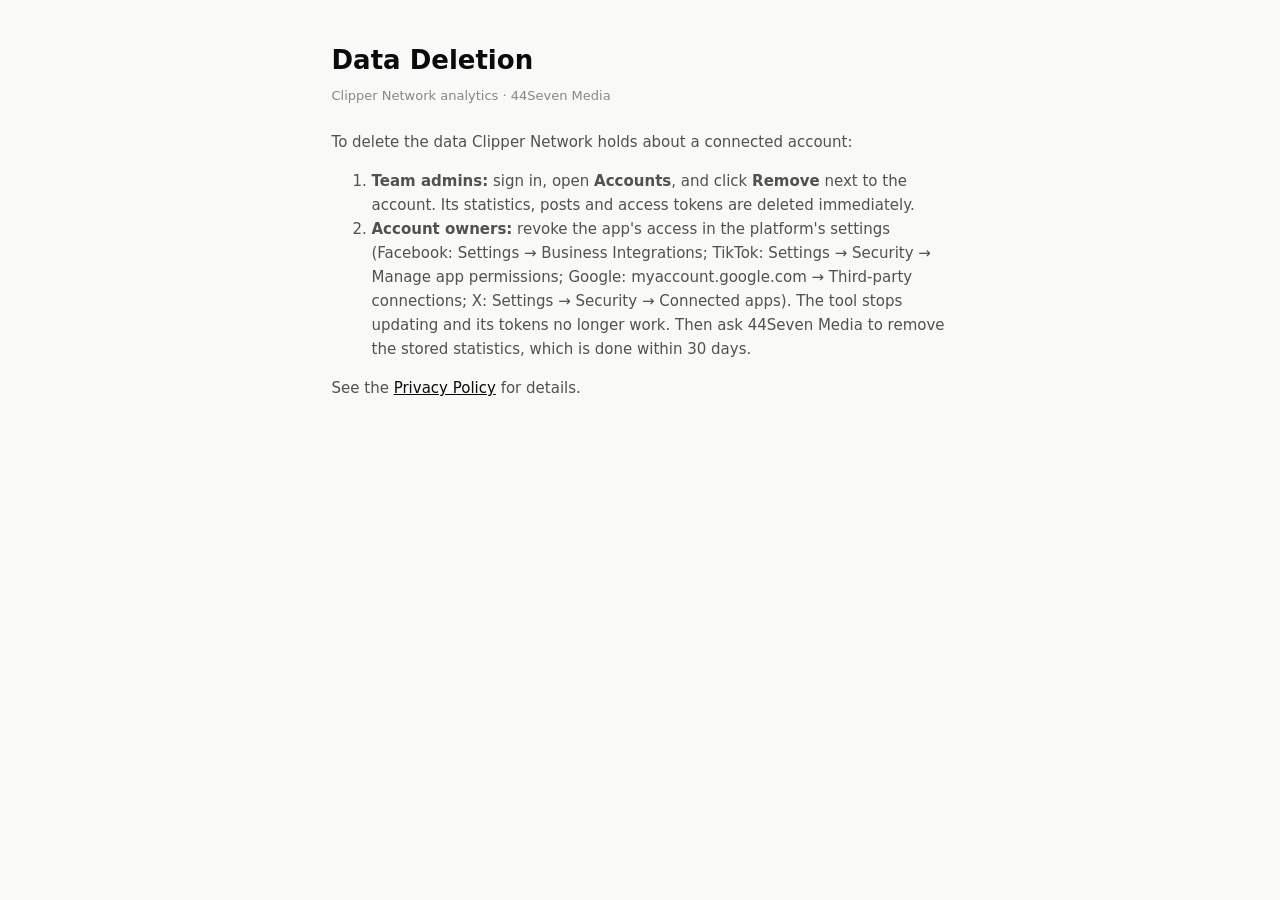
<file: web/data-deletion.html>
<!doctype html>
<html lang="en">
<head>
<meta charset="utf-8">
<meta name="viewport" content="width=device-width, initial-scale=1, viewport-fit=cover">
<title>Data Deletion · Clipper Network</title>
<link rel="stylesheet" href="dashboard.css">
<link rel="stylesheet" href="legal.css">
</head>
<body>
<main>
<h1>Data Deletion</h1>
<p class="updated">Clipper Network analytics · 44Seven Media</p>
<p>To delete the data Clipper Network holds about a connected account:</p>
<ol>
<li><b>Team admins:</b> sign in, open <b>Accounts</b>, and click <b>Remove</b> next to the account. Its statistics, posts and access tokens are deleted immediately.</li>
<li><b>Account owners:</b> revoke the app's access in the platform's settings (Facebook: Settings → Business Integrations; TikTok: Settings → Security → Manage app permissions; Google: myaccount.google.com → Third-party connections; X: Settings → Security → Connected apps). The tool stops updating and its tokens no longer work. Then ask 44Seven Media to remove the stored statistics, which is done within 30 days.</li>
</ol>
<p>See the <a href="privacy.html">Privacy Policy</a> for details.</p>
</main>
</body>
</html>
</file>
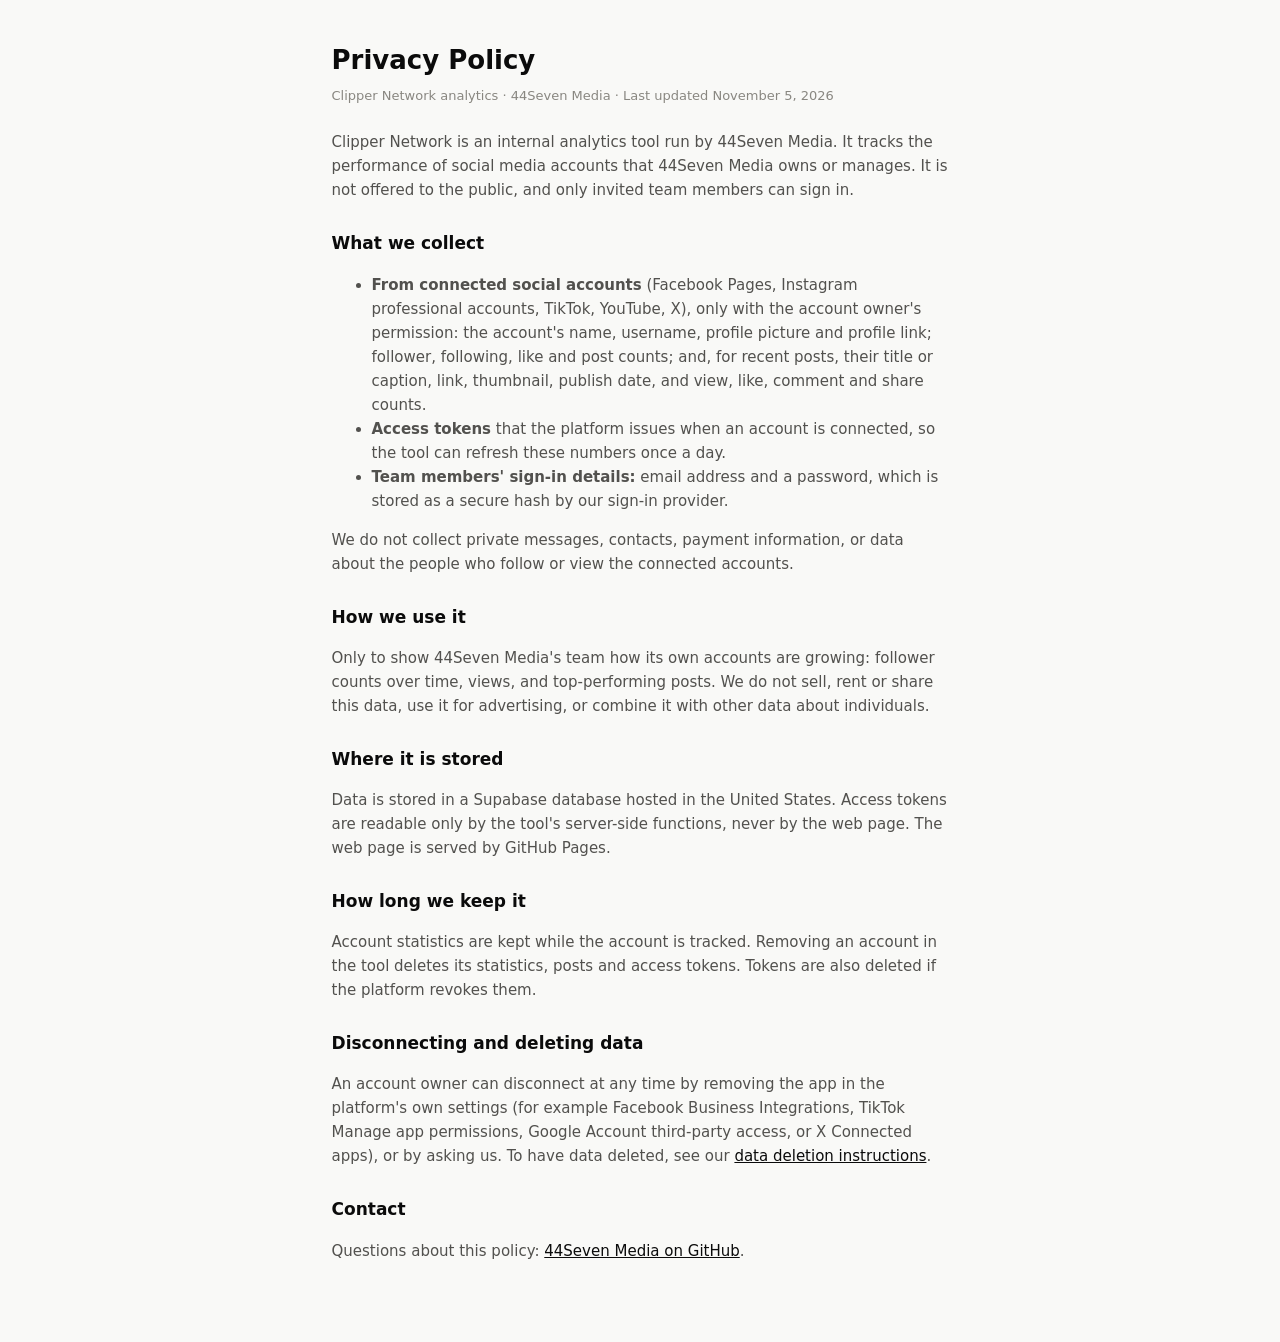
<file: web/privacy.html>
<!doctype html>
<html lang="en">
<head>
<meta charset="utf-8">
<meta name="viewport" content="width=device-width, initial-scale=1, viewport-fit=cover">
<title>Privacy Policy · Clipper Network</title>
<link rel="stylesheet" href="dashboard.css">
<link rel="stylesheet" href="legal.css">
</head>
<body>
<main>
<h1>Privacy Policy</h1>
<p class="updated">Clipper Network analytics · 44Seven Media · Last updated November 5, 2026</p>

<p>Clipper Network is an internal analytics tool run by 44Seven Media. It tracks the performance of social media accounts that 44Seven Media owns or manages. It is not offered to the public, and only invited team members can sign in.</p>

<h2>What we collect</h2>
<ul>
<li><b>From connected social accounts</b> (Facebook Pages, Instagram professional accounts, TikTok, YouTube, X), only with the account owner's permission: the account's name, username, profile picture and profile link; follower, following, like and post counts; and, for recent posts, their title or caption, link, thumbnail, publish date, and view, like, comment and share counts.</li>
<li><b>Access tokens</b> that the platform issues when an account is connected, so the tool can refresh these numbers once a day.</li>
<li><b>Team members' sign-in details:</b> email address and a password, which is stored as a secure hash by our sign-in provider.</li>
</ul>
<p>We do not collect private messages, contacts, payment information, or data about the people who follow or view the connected accounts.</p>

<h2>How we use it</h2>
<p>Only to show 44Seven Media's team how its own accounts are growing: follower counts over time, views, and top-performing posts. We do not sell, rent or share this data, use it for advertising, or combine it with other data about individuals.</p>

<h2>Where it is stored</h2>
<p>Data is stored in a Supabase database hosted in the United States. Access tokens are readable only by the tool's server-side functions, never by the web page. The web page is served by GitHub Pages.</p>

<h2>How long we keep it</h2>
<p>Account statistics are kept while the account is tracked. Removing an account in the tool deletes its statistics, posts and access tokens. Tokens are also deleted if the platform revokes them.</p>

<h2>Disconnecting and deleting data</h2>
<p>An account owner can disconnect at any time by removing the app in the platform's own settings (for example Facebook Business Integrations, TikTok Manage app permissions, Google Account third-party access, or X Connected apps), or by asking us. To have data deleted, see our <a href="data-deletion.html">data deletion instructions</a>.</p>

<h2>Contact</h2>
<p>Questions about this policy: <a href="https://github.com/44Seven-Media">44Seven Media on GitHub</a>.</p>
</main>
</body>
</html>
</file>
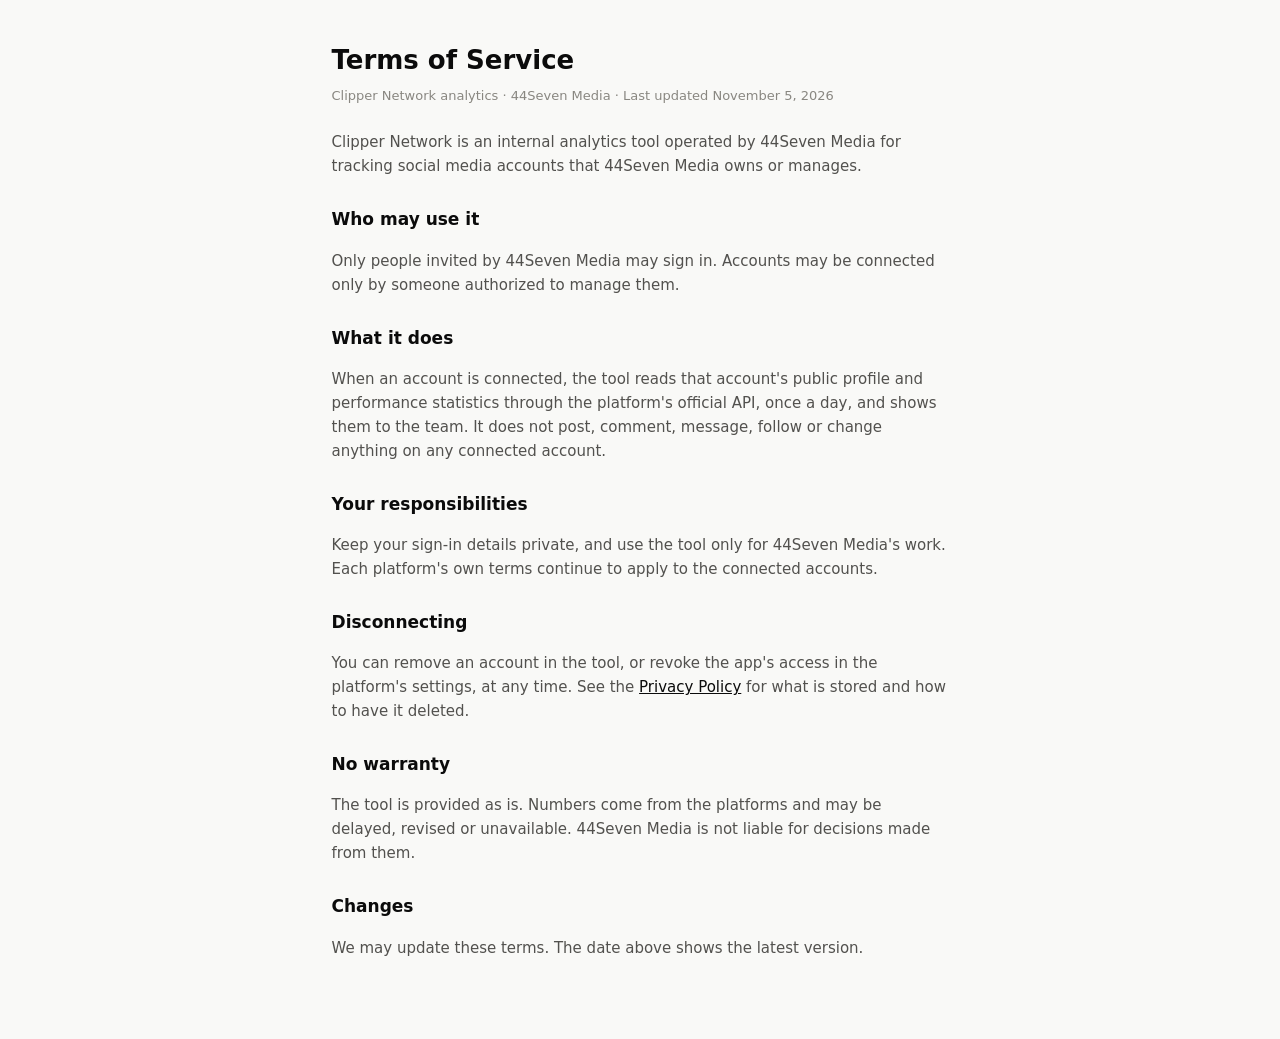
<file: web/terms.html>
<!doctype html>
<html lang="en">
<head>
<meta charset="utf-8">
<meta name="viewport" content="width=device-width, initial-scale=1, viewport-fit=cover">
<title>Terms of Service · Clipper Network</title>
<link rel="stylesheet" href="dashboard.css">
<link rel="stylesheet" href="legal.css">
</head>
<body>
<main>
<h1>Terms of Service</h1>
<p class="updated">Clipper Network analytics · 44Seven Media · Last updated November 5, 2026</p>

<p>Clipper Network is an internal analytics tool operated by 44Seven Media for tracking social media accounts that 44Seven Media owns or manages.</p>

<h2>Who may use it</h2>
<p>Only people invited by 44Seven Media may sign in. Accounts may be connected only by someone authorized to manage them.</p>

<h2>What it does</h2>
<p>When an account is connected, the tool reads that account's public profile and performance statistics through the platform's official API, once a day, and shows them to the team. It does not post, comment, message, follow or change anything on any connected account.</p>

<h2>Your responsibilities</h2>
<p>Keep your sign-in details private, and use the tool only for 44Seven Media's work. Each platform's own terms continue to apply to the connected accounts.</p>

<h2>Disconnecting</h2>
<p>You can remove an account in the tool, or revoke the app's access in the platform's settings, at any time. See the <a href="privacy.html">Privacy Policy</a> for what is stored and how to have it deleted.</p>

<h2>No warranty</h2>
<p>The tool is provided as is. Numbers come from the platforms and may be delayed, revised or unavailable. 44Seven Media is not liable for decisions made from them.</p>

<h2>Changes</h2>
<p>We may update these terms. The date above shows the latest version.</p>
</main>
</body>
</html>
</file>
<file: web/dashboard.css>
/* Layout: one scanning column. Summary (hero + tiles) first, then trend charts in a two-up grid,
   then the account leaderboard, top clips and data health. A drill-down sheet opens per account. */
:root {
  color-scheme: light;
  --page: #f9f9f7;
  --surface: #fcfcfb;
  --raised: #ffffff;
  --ink: #0b0b0b;
  --ink-2: #52514e;
  --muted: #898781;
  --grid: #e1e0d9;
  --axis: #c3c2b7;
  --ring: rgba(11,11,11,0.10);
  --wash: rgba(11,11,11,0.04);
  --good-text: #006300;
  --bad-text: #b42323;
  --good: #0ca30c;
  --warning: #fab219;
  --critical: #d03b3b;
  --select-bg: #0b0b0b;
  --select-ink: #fcfcfb;
  --s-facebook: #2a78d6;
  --s-tiktok: #eb6834;
  --s-instagram: #1baf7a;
  --s-youtube: #eda100;
  --s-x: #e87ba4;
  --font: system-ui, -apple-system, "Segoe UI", Roboto, sans-serif;
  --radius: 10px;
}
@media (prefers-color-scheme: dark) {
  :root:not([data-theme="light"]) {
    color-scheme: dark;
    --page: #0d0d0d; --surface: #1a1a19; --raised: #222221; --ink: #f0efec; --ink-2: #c3c2b7;
    --muted: #898781; --grid: #2c2c2a; --axis: #383835; --ring: rgba(255,255,255,0.10);
    --wash: rgba(255,255,255,0.05); --good-text: #0ca30c; --bad-text: #e66767;
    --select-bg: #f0efec; --select-ink: #1a1a19;
    --s-facebook: #3987e5; --s-tiktok: #d95926; --s-instagram: #199e70; --s-youtube: #c98500; --s-x: #d55181;
  }
}
:root[data-theme="dark"] {
  color-scheme: dark;
  --page: #0d0d0d; --surface: #1a1a19; --raised: #222221; --ink: #f0efec; --ink-2: #c3c2b7;
  --muted: #898781; --grid: #2c2c2a; --axis: #383835; --ring: rgba(255,255,255,0.10);
  --wash: rgba(255,255,255,0.05); --good-text: #0ca30c; --bad-text: #e66767;
  --select-bg: #f0efec; --select-ink: #1a1a19;
  --s-facebook: #3987e5; --s-tiktok: #d95926; --s-instagram: #199e70; --s-youtube: #c98500; --s-x: #d55181;
}
* { box-sizing: border-box; }
[hidden] { display: none !important; }
html, body { background: var(--page); }
body { margin: 0; color: var(--ink); font: 14px/1.45 var(--font); -webkit-font-smoothing: antialiased; }
button, select { font: inherit; color: inherit; }
a { color: inherit; }
:focus-visible { outline: 2px solid var(--s-facebook); outline-offset: 2px; border-radius: 4px; }

.app {
  max-width: 1320px; margin: 0 auto;
  padding-block: 20px 48px;
  padding-left: max(16px, env(safe-area-inset-left, 0px));
  padding-right: max(16px, env(safe-area-inset-right, 0px));
  display: grid; gap: 16px;
}
header.top { display: flex; flex-wrap: wrap; align-items: flex-end; justify-content: space-between; gap: 8px 24px; }
.brand h1 { margin: 0; font-size: 22px; font-weight: 650; letter-spacing: -0.01em; text-wrap: balance; }
.brand p { margin: 2px 0 0; color: var(--ink-2); }
.chip-sample { display: inline-block; margin-left: 8px; padding: 2px 8px; border-radius: 999px; font-size: 12px;
  font-weight: 600; vertical-align: 3px; background: var(--wash); color: var(--ink-2); box-shadow: inset 0 0 0 1px var(--ring); }

.filters { display: flex; flex-wrap: wrap; gap: 8px 16px; align-items: center; }
.seg { display: inline-flex; background: var(--surface); border-radius: 8px; padding: 3px; box-shadow: inset 0 0 0 1px var(--ring); }
.seg button { border: 0; background: none; padding: 5px 11px; border-radius: 6px; cursor: pointer; color: var(--ink-2); font-weight: 550; }
.seg button:hover { background: var(--wash); }
.seg button[aria-pressed="true"] { background: var(--select-bg); color: var(--select-ink); }
.plats { display: flex; flex-wrap: wrap; gap: 6px; }
.plat-toggle { display: inline-flex; align-items: center; gap: 6px; border: 0; cursor: pointer; padding: 5px 10px 5px 8px;
  border-radius: 999px; background: var(--surface); box-shadow: inset 0 0 0 1px var(--ring); color: var(--ink); font-weight: 550; }
.plat-toggle:hover { background: var(--wash); }
.plat-toggle[aria-pressed="false"] { color: var(--muted); }
.plat-toggle[aria-pressed="false"] .sw { background: transparent !important; box-shadow: inset 0 0 0 1.5px var(--axis); }
.sw { width: 10px; height: 10px; border-radius: 3px; flex: none; display: inline-block; }
.sw.line { height: 3px; width: 14px; border-radius: 2px; }
select.group { background: var(--surface); border: 0; box-shadow: inset 0 0 0 1px var(--ring); border-radius: 8px; padding: 6px 10px; }

.card { background: var(--surface); border-radius: var(--radius); box-shadow: inset 0 0 0 1px var(--ring); padding: 16px; min-width: 0; }
.card h2 { margin: 0; font-size: 15px; font-weight: 620; }
.card .sub { margin: 2px 0 0; color: var(--muted); font-size: 12.5px; }
.card-head { display: flex; flex-wrap: wrap; justify-content: space-between; align-items: flex-start; gap: 8px 16px; margin-bottom: 12px; }

.summary { display: grid; gap: 16px; grid-template-columns: minmax(0, 1.25fr) minmax(0, 2fr); }
.hero { display: grid; gap: 6px; align-content: start; position: relative; overflow: hidden; }
.label { color: var(--ink-2); font-size: 13px; font-weight: 550; }
.hero-value { font-size: 52px; line-height: 1.05; font-weight: 650; letter-spacing: -0.02em; }
.hero-spark { height: 70px; margin-top: 6px; }
.delta { font-weight: 600; font-size: 13px; }
.delta.up { color: var(--good-text); }
.delta.down { color: var(--bad-text); }
.delta.flat { color: var(--muted); }
.delta .vs { color: var(--muted); font-weight: 500; }
.tiles { display: grid; gap: 16px; grid-template-columns: repeat(2, minmax(0, 1fr)); }
.tile { display: grid; gap: 4px; align-content: start; }
.tile-value { font-size: 28px; font-weight: 650; letter-spacing: -0.01em; line-height: 1.15; }
.tile-spark { height: 34px; margin-top: 4px; }

.two { display: grid; gap: 16px; grid-template-columns: minmax(0, 1.6fr) minmax(0, 1fr); }
.two.even { grid-template-columns: repeat(2, minmax(0, 1fr)); }
.chart-box { position: relative; height: 260px; }
.legend { display: flex; flex-wrap: wrap; gap: 4px 14px; color: var(--ink-2); font-size: 12.5px; }
.legend span { display: inline-flex; align-items: center; gap: 6px; }

.segbar { display: flex; gap: 2px; height: 28px; margin: 4px 0 16px; }
.segbar div { border-radius: 4px; min-width: 0; color: #fff; font-size: 12px; font-weight: 600; padding: 0 8px;
  display: flex; align-items: center; white-space: nowrap; overflow: hidden; }
.segbar div.dark-ink { color: #0b0b0b; }
.plat-list { display: grid; gap: 2px; }
.plat-row { display: grid; grid-template-columns: 18px minmax(0, 1fr) auto auto; gap: 4px 12px; align-items: center;
  padding: 8px 0; border-top: 1px solid var(--grid); font-variant-numeric: tabular-nums; }
.plat-row:first-child { border-top: 0; }
.plat-row .name { font-weight: 600; }
.plat-row .meta { color: var(--muted); font-size: 12px; }
.plat-row .num { text-align: right; }
.plat-row .num b { display: block; font-weight: 620; }

.table-wrap { overflow-x: auto; margin: 0 -16px; padding: 0 16px; }
table { border-collapse: collapse; width: 100%; min-width: 860px; font-variant-numeric: tabular-nums; }
th { text-align: right; font-weight: 550; color: var(--muted); font-size: 12px; padding: 0 8px 8px; white-space: nowrap; border-bottom: 1px solid var(--axis); }
th:first-child, th.l { text-align: left; }
th button { border: 0; background: none; padding: 2px 0; cursor: pointer; color: inherit; font-weight: inherit; }
th button[aria-sort]::after { content: ""; display: inline-block; margin-left: 4px; }
th button[aria-sort="descending"]::after { content: "↓"; color: var(--ink); }
th button[aria-sort="ascending"]::after { content: "↑"; color: var(--ink); }
td { padding: 9px 8px; text-align: right; border-bottom: 1px solid var(--grid); white-space: nowrap; }
td.l { text-align: left; }
tbody tr { cursor: pointer; }
tbody tr:hover { background: var(--wash); }
.acct { display: flex; align-items: center; gap: 10px; min-width: 210px; }
.avatar { width: 30px; height: 30px; border-radius: 50%; flex: none; background: var(--wash); box-shadow: inset 0 0 0 1px var(--ring);
  display: grid; place-items: center; font-size: 11px; font-weight: 650; color: var(--ink-2); overflow: hidden; }
.avatar img { width: 100%; height: 100%; object-fit: cover; }
.acct b { display: block; font-weight: 600; }
.acct small { color: var(--muted); font-size: 12px; }
.rank { color: var(--muted); width: 28px; }
.status { display: inline-flex; align-items: center; gap: 5px; font-size: 12px; font-weight: 600; color: var(--ink-2); }
.status i { width: 8px; height: 8px; border-radius: 50%; display: inline-block; font-style: normal; }
.status.ok i { background: var(--good); }
.status.error i { background: var(--critical); }
.status.skipped i { background: var(--warning); }

.tabs { display: inline-flex; gap: 4px; }
.clips { display: grid; gap: 14px; grid-template-columns: repeat(auto-fill, minmax(160px, 1fr)); }
.clip { display: grid; grid-template-rows: auto 1fr; border-radius: 8px; overflow: hidden; background: var(--raised);
  box-shadow: inset 0 0 0 1px var(--ring); text-decoration: none; min-width: 0; }
.clip:hover { box-shadow: inset 0 0 0 1px var(--axis), 0 2px 10px rgba(0,0,0,0.06); }
.thumb { aspect-ratio: 3 / 4; max-width: 100%; background: var(--wash); position: relative; overflow: hidden; }
.thumb.noimg { aspect-ratio: 16 / 7; }
.thumb img { width: 100%; height: 100%; object-fit: cover; display: block; }
.thumb .ph { position: absolute; inset: 0; display: grid; place-items: center; color: var(--muted); font-size: 12px; font-weight: 600; letter-spacing: 0.04em; text-transform: uppercase; }
.thumb .rankbadge { position: absolute; left: 8px; top: 8px; background: rgba(11,11,11,0.72); color: #fff; font-size: 12px; font-weight: 650;
  border-radius: 6px; padding: 1px 7px; }
.clip-body { padding: 10px 12px 12px; display: grid; gap: 4px; align-content: start; }
.clip-views { font-size: 20px; font-weight: 650; }
.clip-title { font-size: 13px; color: var(--ink); display: -webkit-box; -webkit-line-clamp: 2; -webkit-box-orient: vertical; overflow: hidden; }
.clip-meta { display: flex; align-items: center; gap: 6px; color: var(--muted); font-size: 12px; min-width: 0; }
.clip-meta span { overflow: hidden; text-overflow: ellipsis; white-space: nowrap; }
.more { margin-top: 14px; }
.btn { border: 0; cursor: pointer; padding: 7px 14px; border-radius: 8px; background: var(--surface); box-shadow: inset 0 0 0 1px var(--ring); font-weight: 550; }
.btn:hover { background: var(--wash); }

.health { display: grid; gap: 0; }
.health-row { display: grid; grid-template-columns: auto minmax(0, 1fr) auto; gap: 4px 12px; align-items: start; padding: 10px 0; border-top: 1px solid var(--grid); }
.health-row:first-child { border-top: 0; padding-top: 0; }
.health-row .msg { color: var(--ink-2); font-size: 13px; overflow-wrap: anywhere; }
.allgood { color: var(--ink-2); display: flex; gap: 8px; align-items: center; }
.allgood i { width: 8px; height: 8px; border-radius: 50%; background: var(--good); display: inline-block; }

.empty { text-align: left; padding: 40px 24px; display: grid; gap: 8px; max-width: 640px; }
.empty h2 { font-size: 18px; margin: 0; }
.empty code { background: var(--wash); padding: 1px 6px; border-radius: 4px; }
footer { color: var(--muted); font-size: 12.5px; max-width: 75ch; }

/* Account sheet */
.sheet-back { position: fixed; inset: 0; background: rgba(0,0,0,0.45); z-index: 50; display: flex; justify-content: flex-end; }
.sheet { width: min(760px, 100%); height: 100%; overflow-y: auto; background: var(--page);
  padding-block: calc(20px + env(safe-area-inset-top, 0px)) calc(32px + env(safe-area-inset-bottom, 0px));
  padding-left: 20px; padding-right: max(20px, env(safe-area-inset-right, 0px)); display: grid; gap: 16px; align-content: start; }
.sheet-head { display: flex; gap: 14px; align-items: center; }
.sheet-head .avatar { width: 48px; height: 48px; font-size: 15px; }
.sheet-head h2 { margin: 0; font-size: 20px; }
.sheet-head p { margin: 2px 0 0; color: var(--ink-2); display: flex; gap: 8px; flex-wrap: wrap; align-items: center; }
.sheet-head .close { margin-left: auto; align-self: flex-start; }
.sheet .tiles { grid-template-columns: repeat(4, minmax(0, 1fr)); }
.sheet .chart-box { height: 220px; }

@media (max-width: 980px) {
  .summary, .two, .two.even { grid-template-columns: minmax(0, 1fr); }
}
@media (max-width: 560px) {
  .hero-value { font-size: 44px; }
  .tiles, .sheet .tiles { grid-template-columns: repeat(2, minmax(0, 1fr)); gap: 12px; }
  .tile-value { font-size: 22px; }
  .chart-box { height: 220px; }
  .clips { grid-template-columns: repeat(2, minmax(0, 1fr)); gap: 10px; }
}
@media (prefers-reduced-motion: reduce) { * { transition: none !important; animation: none !important; } }
</file>
<file: web/legal.css>
body { margin: 0; background: var(--page); color: var(--ink); font: 15px/1.6 system-ui, -apple-system, "Segoe UI", sans-serif; }
main { max-width: 68ch; margin: 0 auto; padding-block: 40px 64px;
  padding-left: max(16px, env(safe-area-inset-left, 0px)); padding-right: max(16px, env(safe-area-inset-right, 0px)); }
h1 { font-size: 26px; margin: 0 0 4px; text-wrap: balance; }
h2 { font-size: 17px; margin: 28px 0 6px; }
p, li { color: var(--ink-2); }
.updated { color: var(--muted); font-size: 13px; margin: 0 0 24px; }
a { color: var(--ink); }
</file>
